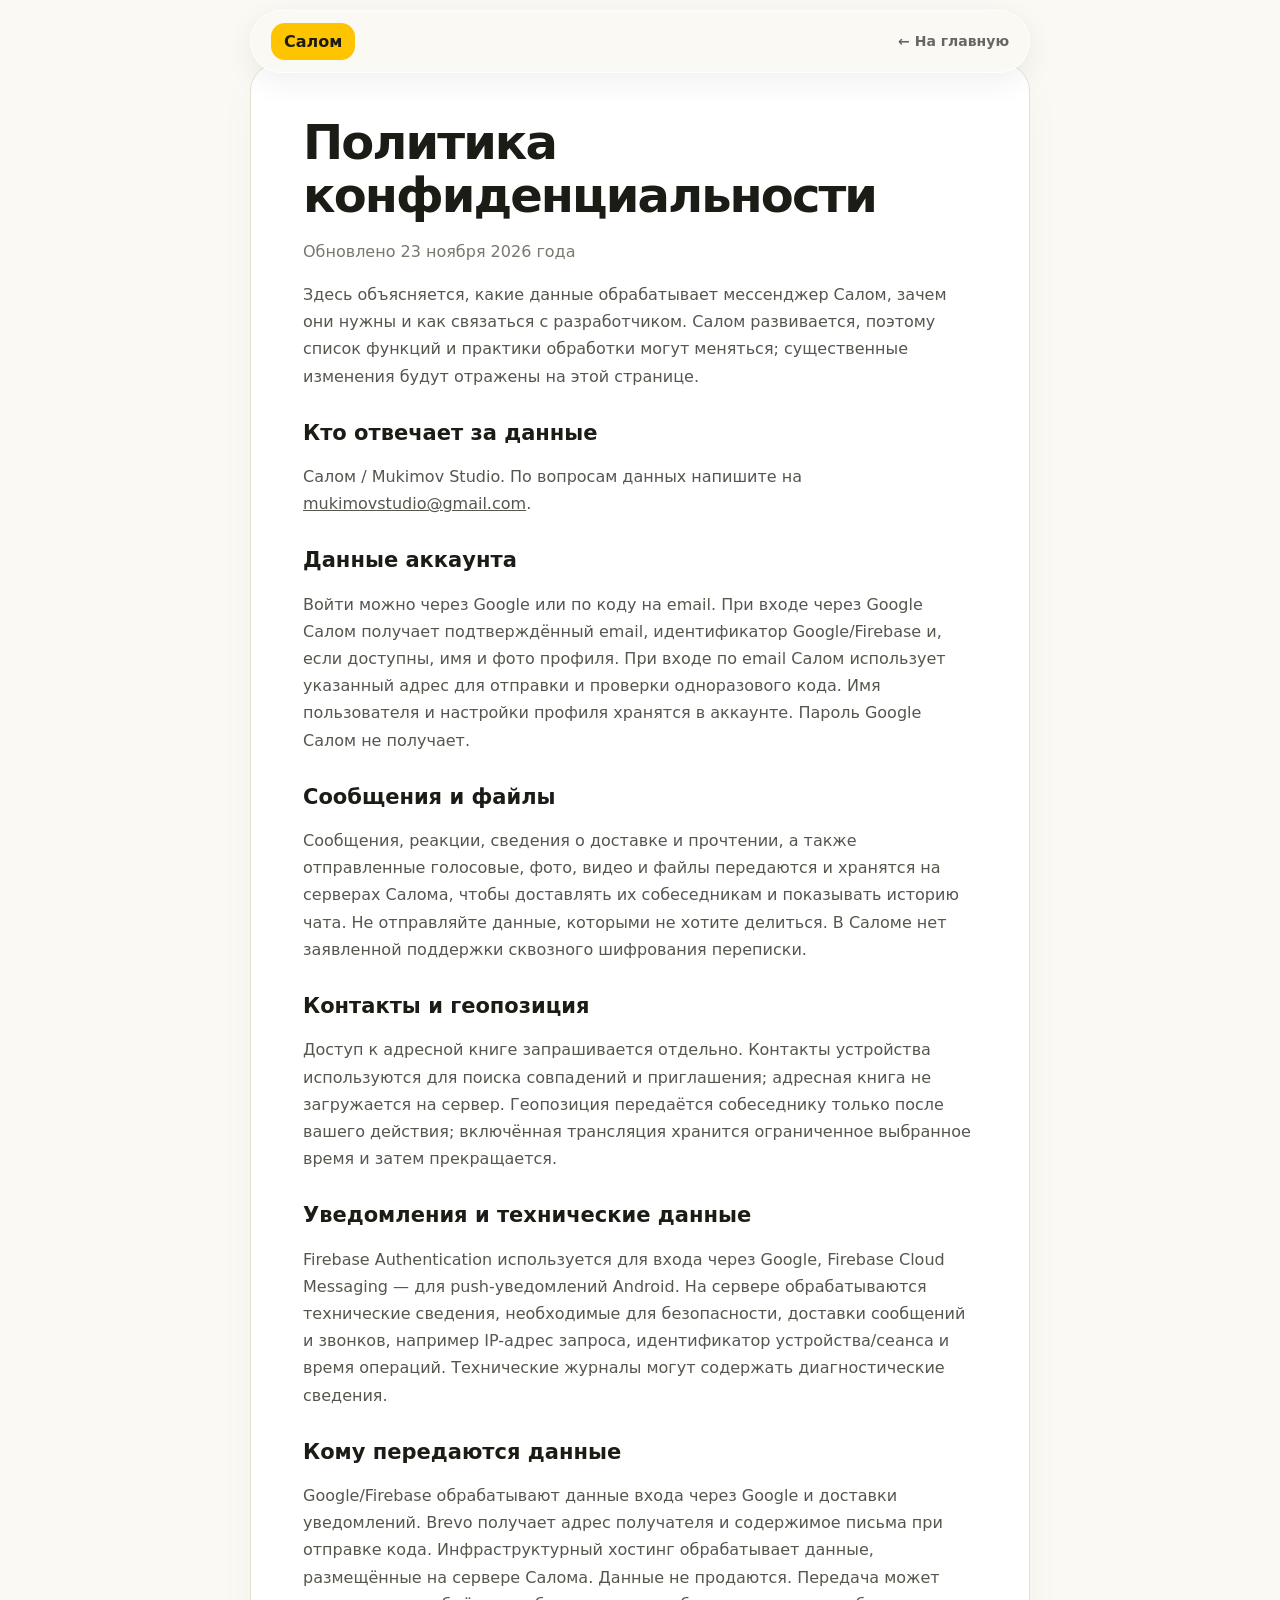
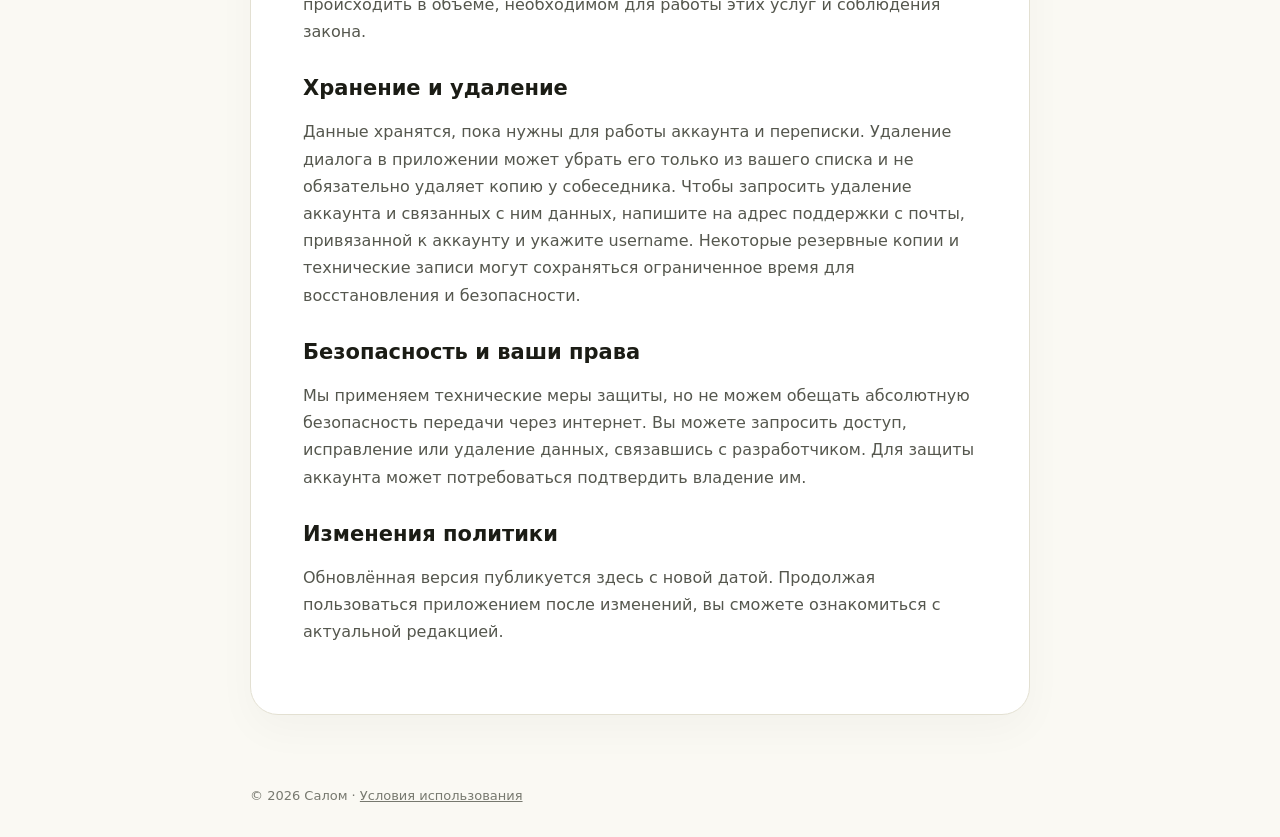
<file: download-page/legal/privacy/index.html>
<!doctype html><html lang="ru"><head><meta charset="utf-8"><meta name="viewport" content="width=device-width,initial-scale=1"><meta name="theme-color" content="#ffc400"><title>Политика конфиденциальности — Салом</title><style>*{box-sizing:border-box}body{margin:0;background:#fafaf5;color:#23241e;font:16px/1.7 system-ui,-apple-system,"Segoe UI",sans-serif}.wrap{width:min(780px,calc(100% - 36px));margin:auto}header{position:sticky;top:10px;margin:10px auto 38px;padding:12px 20px;border:1px solid #ffffffc9;border-radius:999px;background:#fafaf5c9;backdrop-filter:blur(18px);box-shadow:0 8px 30px #23241e12;display:flex;justify-content:space-between;align-items:center}a{color:inherit}header a{text-decoration:none;font-weight:700}.back{font-size:14px;color:#666}.card{background:white;border:1px solid #e8e8df;border-radius:28px;padding:clamp(24px,6vw,52px);margin-bottom:50px}h1{font-size:clamp(32px,8vw,48px);line-height:1.1;letter-spacing:-.04em;margin:0 0 8px}h2{font-size:21px;line-height:1.3;margin:30px 0 8px}p,li{color:#55574e}small,.date{color:#77796f}footer{padding:20px 0 38px;color:#77796f;font-size:13px}body{background:#faf9f3;color:#1b1c15}.card{border-color:#e3e0d2;box-shadow:0 16px 40px #25221408;animation:enter .55s ease-out both}header{z-index:2;gap:12px;background:#faf9f3e8}header>a:first-child{background:#ffc400;padding:5px 13px;border-radius:14px}h2{color:#1b1c15}footer{padding-bottom:30px}a:focus-visible{outline:3px solid #ad7900;outline-offset:4px}@keyframes enter{from{opacity:0;transform:translateY(12px)}}@media(prefers-reduced-motion:reduce){.card{animation:none}}h1{font-size:clamp(26px,7vw,48px);hyphens:auto;overflow-wrap:anywhere}.card a{overflow-wrap:anywhere}::selection{background:#ffc000;color:#201c14}</style></head><body><header class="wrap"><a href="/">Салом</a><a class="back" href="/">← На главную</a></header><main class="wrap card"><h1>Политика конфиденциальности</h1><p class="date">Обновлено 23 ноября 2026 года</p><p>Здесь объясняется, какие данные обрабатывает мессенджер Салом, зачем они нужны и как связаться с разработчиком. Салом развивается, поэтому список функций и практики обработки могут меняться; существенные изменения будут отражены на этой странице.</p><h2>Кто отвечает за данные</h2><p>Салом / Mukimov Studio. По вопросам данных напишите на <a href="mailto:mukimovstudio@gmail.com">mukimovstudio@gmail.com</a>.</p><h2>Данные аккаунта</h2><p>Войти можно через Google или по коду на email. При входе через Google Салом получает подтверждённый email, идентификатор Google/Firebase и, если доступны, имя и фото профиля. При входе по email Салом использует указанный адрес для отправки и проверки одноразового кода. Имя пользователя и настройки профиля хранятся в аккаунте. Пароль Google Салом не получает.</p><h2>Сообщения и файлы</h2><p>Сообщения, реакции, сведения о доставке и прочтении, а также отправленные голосовые, фото, видео и файлы передаются и хранятся на серверах Салома, чтобы доставлять их собеседникам и показывать историю чата. Не отправляйте данные, которыми не хотите делиться. В Саломе нет заявленной поддержки сквозного шифрования переписки.</p><h2>Контакты и геопозиция</h2><p>Доступ к адресной книге запрашивается отдельно. Контакты устройства используются для поиска совпадений и приглашения; адресная книга не загружается на сервер. Геопозиция передаётся собеседнику только после вашего действия; включённая трансляция хранится ограниченное выбранное время и затем прекращается.</p><h2>Уведомления и технические данные</h2><p>Firebase Authentication используется для входа через Google, Firebase Cloud Messaging — для push-уведомлений Android. На сервере обрабатываются технические сведения, необходимые для безопасности, доставки сообщений и звонков, например IP-адрес запроса, идентификатор устройства/сеанса и время операций. Технические журналы могут содержать диагностические сведения.</p><h2>Кому передаются данные</h2><p>Google/Firebase обрабатывают данные входа через Google и доставки уведомлений. Brevo получает адрес получателя и содержимое письма при отправке кода. Инфраструктурный хостинг обрабатывает данные, размещённые на сервере Салома. Данные не продаются. Передача может происходить в объёме, необходимом для работы этих услуг и соблюдения закона.</p><h2>Хранение и удаление</h2><p>Данные хранятся, пока нужны для работы аккаунта и переписки. Удаление диалога в приложении может убрать его только из вашего списка и не обязательно удаляет копию у собеседника. Чтобы запросить удаление аккаунта и связанных с ним данных, напишите на адрес поддержки с почты, привязанной к аккаунту и укажите username. Некоторые резервные копии и технические записи могут сохраняться ограниченное время для восстановления и безопасности.</p><h2>Безопасность и ваши права</h2><p>Мы применяем технические меры защиты, но не можем обещать абсолютную безопасность передачи через интернет. Вы можете запросить доступ, исправление или удаление данных, связавшись с разработчиком. Для защиты аккаунта может потребоваться подтвердить владение им.</p><h2>Изменения политики</h2><p>Обновлённая версия публикуется здесь с новой датой. Продолжая пользоваться приложением после изменений, вы сможете ознакомиться с актуальной редакцией.</p></main><footer class="wrap">© 2026 Салом · <a href="/terms">Условия использования</a></footer></body></html>
</file>
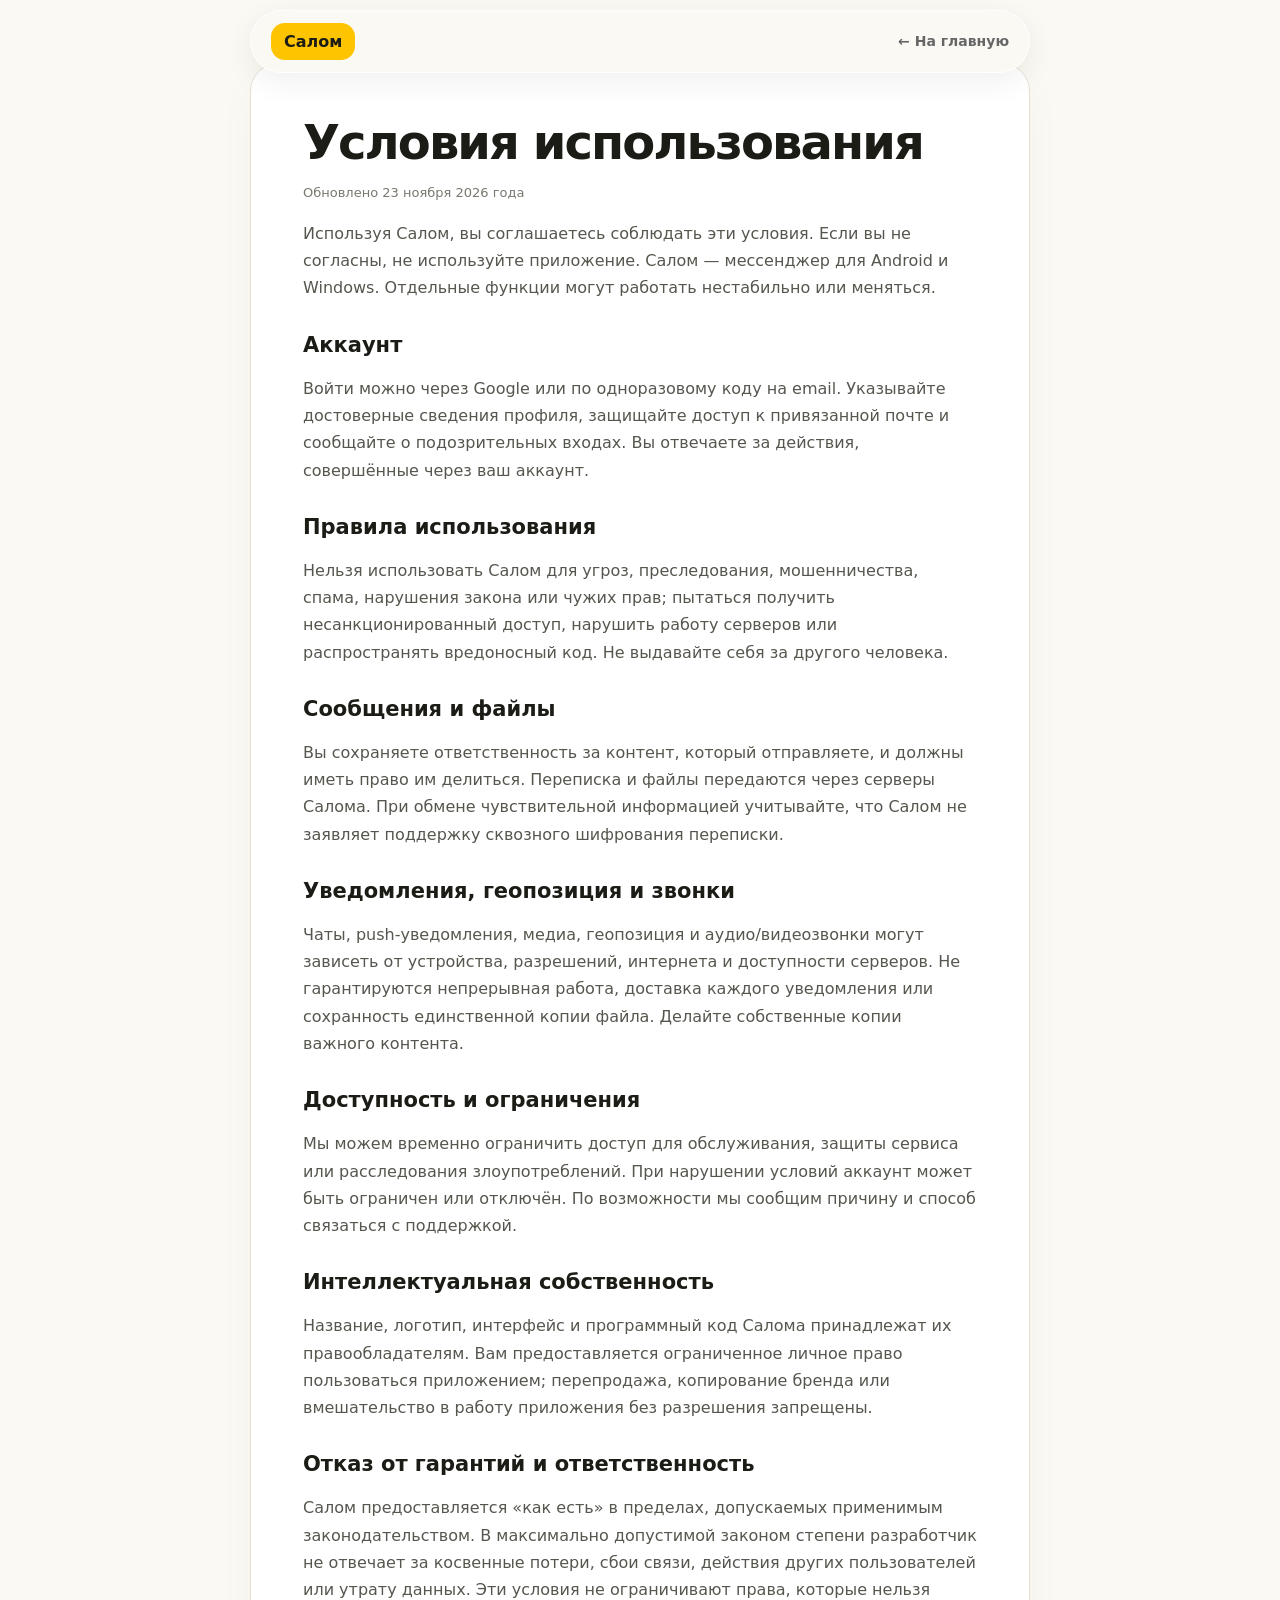
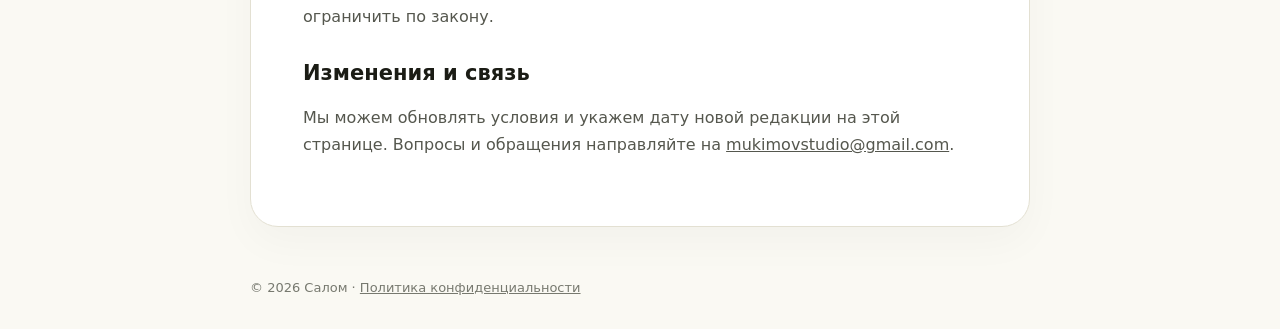
<file: download-page/legal/terms/index.html>
<!doctype html><html lang="ru"><head><meta charset="utf-8"><meta name="viewport" content="width=device-width,initial-scale=1"><meta name="theme-color" content="#ffc400"><title>Условия использования — Салом</title><style>*{box-sizing:border-box}body{margin:0;background:#fafaf5;color:#23241e;font:16px/1.7 system-ui,-apple-system,"Segoe UI",sans-serif}.wrap{width:min(780px,calc(100% - 36px));margin:auto}header{position:sticky;top:10px;margin:10px auto 38px;padding:12px 20px;border:1px solid #ffffffc9;border-radius:999px;background:#fafaf5c9;backdrop-filter:blur(18px);box-shadow:0 8px 30px #23241e12;display:flex;justify-content:space-between;align-items:center}a{color:inherit}header a{text-decoration:none;font-weight:700}.back{font-size:14px;color:#666}.card{background:white;border:1px solid #e8e8df;border-radius:28px;padding:clamp(24px,6vw,52px);margin-bottom:50px}h1{font-size:clamp(32px,8vw,48px);line-height:1.1;letter-spacing:-.04em;margin:0 0 8px}h2{font-size:21px;line-height:1.3;margin:30px 0 8px}p,li{color:#55574e}.date,footer{color:#77796f;font-size:13px}body{background:#faf9f3;color:#1b1c15}.card{border-color:#e3e0d2;box-shadow:0 16px 40px #25221408;animation:enter .55s ease-out both}header{z-index:2;gap:12px;background:#faf9f3e8}header>a:first-child{background:#ffc400;padding:5px 13px;border-radius:14px}h2{color:#1b1c15}footer{padding-bottom:30px}a:focus-visible{outline:3px solid #ad7900;outline-offset:4px}@keyframes enter{from{opacity:0;transform:translateY(12px)}}@media(prefers-reduced-motion:reduce){.card{animation:none}}h1{font-size:clamp(26px,7vw,48px);hyphens:auto;overflow-wrap:anywhere}.card a{overflow-wrap:anywhere}::selection{background:#ffc000;color:#201c14}</style></head><body><header class="wrap"><a href="/">Салом</a><a class="back" href="/">← На главную</a></header><main class="wrap card"><h1>Условия использования</h1><p class="date">Обновлено 23 ноября 2026 года</p><p>Используя Салом, вы соглашаетесь соблюдать эти условия. Если вы не согласны, не используйте приложение. Салом — мессенджер для Android и Windows. Отдельные функции могут работать нестабильно или меняться.</p><h2>Аккаунт</h2><p>Войти можно через Google или по одноразовому коду на email. Указывайте достоверные сведения профиля, защищайте доступ к привязанной почте и сообщайте о подозрительных входах. Вы отвечаете за действия, совершённые через ваш аккаунт.</p><h2>Правила использования</h2><p>Нельзя использовать Салом для угроз, преследования, мошенничества, спама, нарушения закона или чужих прав; пытаться получить несанкционированный доступ, нарушить работу серверов или распространять вредоносный код. Не выдавайте себя за другого человека.</p><h2>Сообщения и файлы</h2><p>Вы сохраняете ответственность за контент, который отправляете, и должны иметь право им делиться. Переписка и файлы передаются через серверы Салома. При обмене чувствительной информацией учитывайте, что Салом не заявляет поддержку сквозного шифрования переписки.</p><h2>Уведомления, геопозиция и звонки</h2><p>Чаты, push-уведомления, медиа, геопозиция и аудио/видеозвонки могут зависеть от устройства, разрешений, интернета и доступности серверов. Не гарантируются непрерывная работа, доставка каждого уведомления или сохранность единственной копии файла. Делайте собственные копии важного контента.</p><h2>Доступность и ограничения</h2><p>Мы можем временно ограничить доступ для обслуживания, защиты сервиса или расследования злоупотреблений. При нарушении условий аккаунт может быть ограничен или отключён. По возможности мы сообщим причину и способ связаться с поддержкой.</p><h2>Интеллектуальная собственность</h2><p>Название, логотип, интерфейс и программный код Салома принадлежат их правообладателям. Вам предоставляется ограниченное личное право пользоваться приложением; перепродажа, копирование бренда или вмешательство в работу приложения без разрешения запрещены.</p><h2>Отказ от гарантий и ответственность</h2><p>Салом предоставляется «как есть» в пределах, допускаемых применимым законодательством. В максимально допустимой законом степени разработчик не отвечает за косвенные потери, сбои связи, действия других пользователей или утрату данных. Эти условия не ограничивают права, которые нельзя ограничить по закону.</p><h2>Изменения и связь</h2><p>Мы можем обновлять условия и укажем дату новой редакции на этой странице. Вопросы и обращения направляйте на <a href="mailto:mukimovstudio@gmail.com">mukimovstudio@gmail.com</a>.</p></main><footer class="wrap">© 2026 Салом · <a href="/privacy">Политика конфиденциальности</a></footer></body></html>
</file>
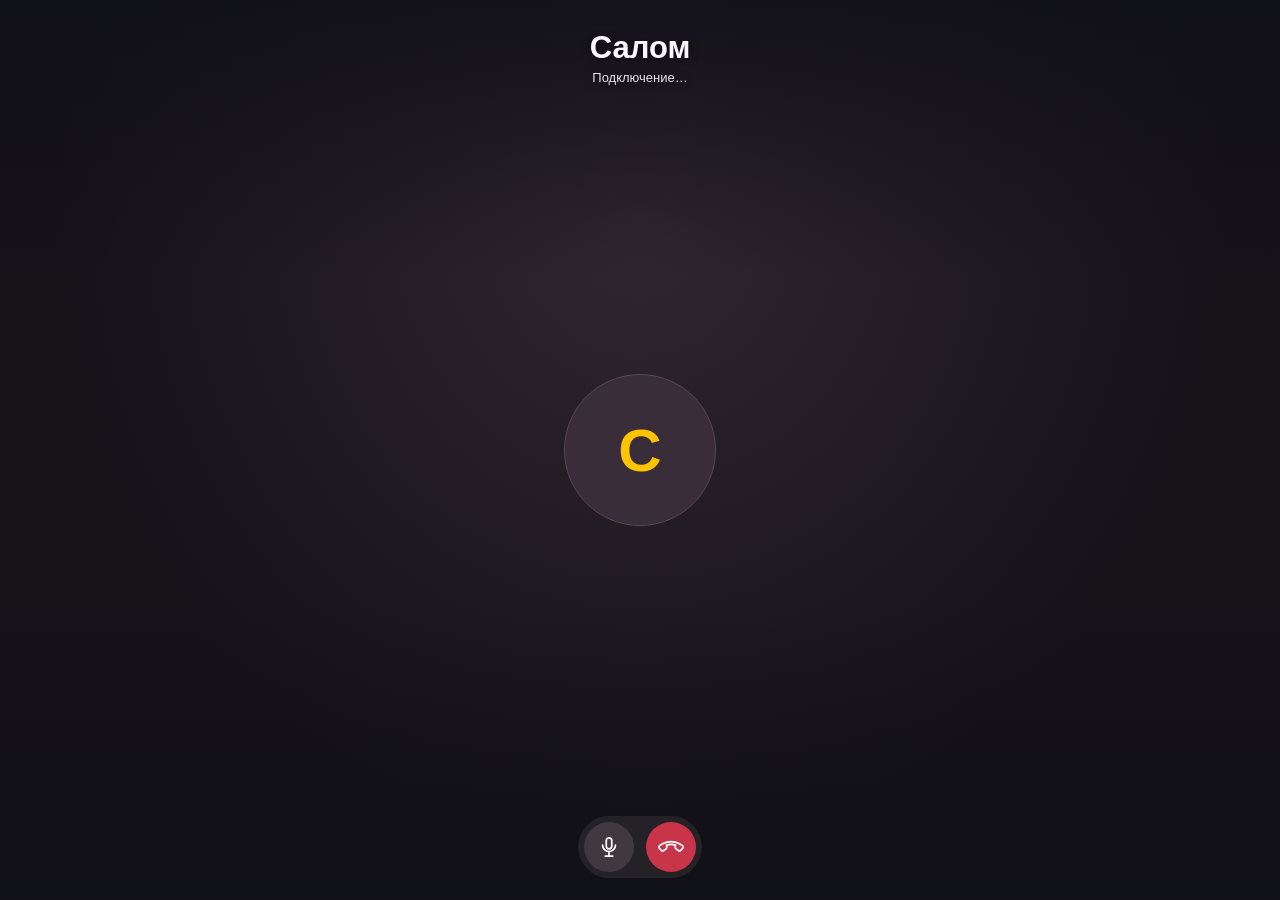
<file: windows/Salom.Desktop/CallWeb/call.html>
<!doctype html>
<html lang="ru"><meta charset="utf-8"><meta name="viewport" content="width=device-width,initial-scale=1">
<title>Звонок Салом</title>
<style>
:root{color-scheme:dark;font:16px "Segoe UI",Arial,sans-serif;background:#141217;color:#faf8fc}
*{box-sizing:border-box}
body{margin:0}
.stage{position:fixed;inset:0;overflow:hidden;isolation:isolate;background:radial-gradient(ellipse at 50% 25%,#302631,#151218 65%)}
.remote{position:absolute;inset:0;width:100%;height:100%;object-fit:cover}
.avatar{position:absolute;left:50%;top:50%;transform:translate(-50%,-50%);width:clamp(92px,28vmin,152px);aspect-ratio:1;display:grid;place-items:center;border-radius:50%;background:#392d3a;border:1px solid #584557;color:#ffc400;font-size:clamp(34px,12vmin,60px);font-weight:650;user-select:none}
.tap{position:absolute;inset:0;background:none;border:0;padding:0;color:inherit}
.tap:focus-visible{outline:2px solid #ffc400;outline-offset:-4px}
.shade{position:absolute;inset:0;background:linear-gradient(#101017d9,transparent 31%,transparent 67%,#101017e4);pointer-events:none}
header{position:absolute;top:0;left:0;right:0;text-align:center;padding:clamp(12px,4vh,30px) 18px 0;pointer-events:none;text-shadow:0 1px 8px #0009}
h1{margin:0;font-size:clamp(19px,5vmin,31px);white-space:nowrap;overflow:hidden;text-overflow:ellipsis}
time{display:block;margin-top:3px;color:#ffcc33;font-variant-numeric:tabular-nums}
.hint{margin:4px 0 0;color:#e8e3eb;font-size:13px}
.preview{position:absolute;top:0;left:0;width:clamp(76px,26vmin,155px);height:clamp(58px,25vh,160px);border:1px solid #ffffff69;border-radius:14px;overflow:hidden;background:#17151a;box-shadow:0 3px 14px #0007;cursor:grab;touch-action:none}
.preview.dragging{cursor:grabbing}
.local{width:100%;height:100%;display:block;object-fit:cover;transform:scaleX(-1);pointer-events:none}
.controls{position:absolute;bottom:clamp(10px,3vh,22px);left:50%;transform:translateX(-50%);display:flex;gap:clamp(6px,2vw,12px);padding:6px;border-radius:999px;background:#26232ae6}
.controls button{display:grid;place-items:center;border:none;border-radius:50%;width:clamp(40px,12vmin,50px);aspect-ratio:1;background:#403940;color:#fff;cursor:pointer}
.controls button:hover,.controls button:focus-visible{outline:2px solid #ffcd3a;outline-offset:1px}
.controls button svg{width:22px;height:22px;fill:none;stroke:currentColor;stroke-width:1.9;stroke-linecap:round;stroke-linejoin:round}
.controls .off{background:#ffc400;color:#19161a}
.controls .end{background:#c83448}
.controls .end svg{transform:rotate(135deg)}
.controls button:disabled{opacity:.55;cursor:default}
.quiet .shade,.quiet .controls,.quiet h1,.quiet time{display:none}
.quiet .hint:not(.important){display:none}
[hidden]{display:none!important}
</style>
<main class="stage" id="stage">
  <video class="remote" id="remote" autoplay playsinline muted hidden></video>
  <audio id="remote-audio" autoplay></audio>
  <div class="avatar" id="avatar" aria-hidden="true">С</div>
  <button type="button" class="tap" id="toggle-controls" aria-label="Скрыть управление" tabindex="-1" disabled></button>
  <div class="shade"></div>
  <header aria-live="polite"><h1 id="name">Салом</h1><time id="duration" hidden></time><p id="hint" class="hint">Подключение…</p></header>
  <div class="preview" id="preview" hidden><video class="local" id="local" autoplay playsinline muted aria-label="Своё видео"></video></div>
  <nav class="controls" aria-label="Управление звонком">
    <button id="mute" title="Микрофон" aria-label="Микрофон" aria-pressed="false"><svg viewBox="0 0 24 24"><rect x="9" y="2" width="6" height="12" rx="3"/><path d="M5 10a7 7 0 0 0 14 0M12 17v5M8 22h8"/></svg></button>
    <button id="camera" title="Камера" aria-label="Камера выключена" aria-pressed="false" hidden><svg viewBox="0 0 24 24"><rect x="2" y="5" width="15" height="14" rx="2"/><path d="m17 10 5-3v10l-5-3z"/></svg></button>
    <button id="speaker" title="Переключить устройство вывода" aria-label="Переключить устройство вывода" hidden><svg viewBox="0 0 24 24"><path d="M3 9h4l5-4v14l-5-4H3zM16 9a4 4 0 0 1 0 6m3-9a8 8 0 0 1 0 12"/></svg></button>
    <button id="switch-camera" title="Сменить камеру" aria-label="Сменить камеру" hidden><svg viewBox="0 0 24 24"><path d="M3 6h5l2-3h4l2 3h5v14H3zM8 13a4 4 0 0 1 7-3l2 2m0-3v3h-3m2 1a4 4 0 0 1-7 3l-2-2m0 3v-3h3"/></svg></button>
    <button id="end" class="end" title="Завершить" aria-label="Завершить"><svg viewBox="0 0 24 24"><path d="M22 16.9v3a2 2 0 0 1-2.2 2 19.8 19.8 0 0 1-8.6-3.1 19.5 19.5 0 0 1-6-6A19.8 19.8 0 0 1 2.1 4.2 2 2 0 0 1 4.1 2h3a2 2 0 0 1 2 1.7l.5 3a2 2 0 0 1-.6 1.8L7.1 10a16 16 0 0 0 6.9 6.9l1.5-1.9a2 2 0 0 1 1.8-.6l3 .5a2 2 0 0 1 1.7 2z"/></svg></button>
  </nav>
</main>
<script>
const $ = id => document.getElementById(id);
const send = message => window.chrome.webview.postMessage(message);
const audioConstraints = {echoCancellation: true, noiseSuppression: true, autoGainControl: true};
const videoConstraints = {width: {ideal: 1280}, height: {ideal: 720}, frameRate: {ideal: 30, max: 30}};
const remoteAudio = new MediaStream();
const remoteVideo = new MediaStream();
let pc, localStream, videoSender;
let started = false, stopped = false, caller = false, videoMode = false;
let offered = false, negotiatingOffer = false, wasConnected = false, connectionState = 'new';
let recoveryTimer, recoveryAttempts = 0, durationTimer, statsTimer, connectedAt = 0;
let lastRemoteSdp, lastLocalSdp;
let signaling = Promise.resolve();
const pending = [];
let cameras = [], outputs = [], cameraIndex = 0, outputIndex = 0;

function status(text, important = false) {
    $('hint').textContent = text;
    $('hint').classList?.toggle('important', important);
}

async function configureSender(sender, kind) {
    if (!sender?.getParameters) return;
    try {
        const params = sender.getParameters();
        if (!params.encodings?.length) return;
        if (kind === 'video') {
            params.degradationPreference = 'balanced';
            params.encodings[0].maxBitrate = 2_000_000;
            params.encodings[0].maxFramerate = 30;
        } else {
            params.encodings[0].priority = 'high';
        }
        await sender.setParameters(params);
    } catch (error) {
        console.warn('SALOM: RTP parameters unavailable', error.name);
    }
}

async function salomStart(iceJson, isCaller, video, peerName = 'Салом') {
    if (started) return;
    started = true;
    caller = isCaller;
    videoMode = video;
    $('name').textContent = peerName;
    $('avatar').textContent = peerName.trim().slice(0, 1).toUpperCase() || 'С';
    $('camera').hidden = !video;
    $('local').hidden = $('preview').hidden = $('remote').hidden = true;
    status(video ? 'Подключаем микрофон и камеру…' : 'Подключаем микрофон…');
    try {
        pc = new RTCPeerConnection({iceServers: JSON.parse(iceJson)});
        pc.onicecandidate = ({candidate}) => {
            if (candidate && !stopped) send({
                type: 'signal', kind: 'ice', payload: {
                    sdp_mid: candidate.sdpMid, sdp_mline_index: candidate.sdpMLineIndex, candidate: candidate.candidate
                }
            });
        };
        $('remote-audio').srcObject = remoteAudio;
        $('remote').srcObject = remoteVideo;
        pc.ontrack = ({track}) => {
            if (track.kind === 'audio') {
                remoteAudio.addTrack(track);
                $('remote-audio').play?.().catch(() => {});
            } else if (video && track.kind === 'video') {
                remoteVideo.addTrack(track);
                const showVideo = visible => { $('remote').hidden = !visible; $('avatar').hidden = visible; };
                track.onunmute = () => showVideo(true);
                track.onmute = track.onended = () => showVideo(false);
                showVideo(!track.muted);
            }
        };
        pc.onconnectionstatechange = updateConnection;
        try {
            localStream = await navigator.mediaDevices.getUserMedia({audio: audioConstraints, video: video ? videoConstraints : false});
        } catch (problem) {
            if (!video || stopped) throw problem;
            localStream = await navigator.mediaDevices.getUserMedia({audio: audioConstraints, video: false});
        }
        if (stopped) { localStream.getTracks().forEach(track => track.stop()); return; }
        const hasVideo = localStream.getVideoTracks().length > 0;
        $('camera').hidden = !hasVideo;
        $('local').hidden = $('preview').hidden = !hasVideo;
        if (hasVideo) $('local').srcObject = localStream;
        for (const track of localStream.getTracks()) {
            const sender = pc.addTrack(track, localStream);
            if (track.kind === 'video') videoSender = sender;
            await configureSender(sender, track.kind);
        }
        if (stopped) return;
        if (video && !hasVideo && caller) pc.addTransceiver('video', {direction: 'recvonly'});
        status(video && !hasVideo ? 'Камера недоступна' : caller ? 'Ожидание ответа…' : 'Подключение…');
        send({type: 'ready'});
        void refreshDevices();
        if (hasVideo) placePreview();
    } catch (error) {
        if (!stopped) send({type: 'error', value: error.name || 'MediaError'});
    }
}

function sendSdp(description) {
    if (!stopped && description) send({type: 'signal', kind: description.type,
        payload: {type: description.type, sdp: description.sdp}});
}

async function salomCreateOffer(restarting = false) {
    if (!pc || stopped || negotiatingOffer || (offered && !restarting)) return;
    offered = negotiatingOffer = true;
    try {
        const offer = await pc.createOffer(restarting ? {iceRestart: true} : undefined);
        if (stopped) return;
        await pc.setLocalDescription(offer);
        lastLocalSdp = offer;
        sendSdp(offer);
    } catch (error) {
        if (!stopped && !restarting) send({type: 'error', value: error.name});
    } finally {
        negotiatingOffer = false;
    }
}

async function addRemoteCandidate(ice) {
    if (stopped) return true;
    try {
        await pc.addIceCandidate(ice);
        return true;
    } catch (error) {
        if (!stopped) console.warn('SALOM: ICE candidate rejected', error.name);
        return false;
    }
}

function salomReceive(raw) {
    signaling = signaling.then(async () => {
        if (!pc || stopped) return;
        const {kind, payload} = JSON.parse(raw);
        if (kind === 'ice') {
            const ice = {sdpMid: payload.sdp_mid, sdpMLineIndex: payload.sdp_mline_index, candidate: payload.candidate};
            if ((!lastRemoteSdp || !await addRemoteCandidate(ice)) && pending.length < 128) pending.push(ice);
            return;
        }
        if ((caller ? kind !== 'answer' : kind !== 'offer') || !payload?.sdp) return;
        if (lastRemoteSdp === payload.sdp) {
            if (kind === 'offer' && wasConnected && lastLocalSdp?.type === 'answer') sendSdp(lastLocalSdp);
            return;
        }
        if (kind === 'answer' && pc.signalingState !== 'have-local-offer') return;
        await pc.setRemoteDescription(payload);
        lastRemoteSdp = payload.sdp;
        for (const ice of pending.splice(0)) await addRemoteCandidate(ice);
        if (kind === 'offer' && !stopped) {
            const answer = await pc.createAnswer();
            await pc.setLocalDescription(answer);
            lastLocalSdp = answer;
            sendSdp(answer);
        }
    }).catch(error => {
        if (!stopped && !wasConnected) send({type: 'error', value: error.name});
    });
}

function beginRecovery() {
    if (!caller || recoveryTimer || stopped || recoveryAttempts >= 3) return;
    recoveryTimer = setTimeout(async () => {
        recoveryTimer = undefined;
        if (stopped || connectionState === 'connected') return;
        recoveryAttempts++;
        if (pc.signalingState === 'stable') await salomCreateOffer(true);
        else if (pc.signalingState === 'have-local-offer') sendSdp(lastLocalSdp);
        if (connectionState !== 'connected') beginRecovery();
    }, recoveryAttempts === 0 ? 2500 : 6000);
}

function updateConnection() {
    if (stopped) return;
    const state = pc.connectionState;
    connectionState = state;
    if (state === 'connected') {
        wasConnected = true;
        clearTimeout(recoveryTimer);
        recoveryTimer = undefined;
        recoveryAttempts = 0;
        status(videoMode ? 'Видеозвонок' : 'Аудиозвонок');
        if (!connectedAt) {
            connectedAt = performance.now() || 1;
            updateDuration();
            durationTimer = setInterval(updateDuration, 1000);
        }
        $('toggle-controls').disabled = !videoMode;
        $('toggle-controls').tabIndex = videoMode ? 0 : -1;
        clearTimeout(statsTimer);
        statsTimer = setTimeout(reportQuality, 2000);
    } else if (wasConnected && ['disconnected','failed','connecting'].includes(state)) {
        status('Восстанавливаем соединение…', true);
        send({type: 'state', value: 'reconnecting'});
        beginRecovery();
        return;
    } else if (state === 'connecting') status('Подключение…');
    send({type: 'state', value: state});
}

function updateDuration() {
    const seconds = Math.max(0, Math.floor((performance.now() - connectedAt) / 1000));
    $('duration').textContent = [Math.floor(seconds / 60), seconds % 60].map(part => String(part).padStart(2, '0')).join(':');
    $('duration').hidden = false;
}

async function reportQuality() {
    try {
        const stats = await pc.getStats();
        if (stopped) return;
        const transport = [...stats.values()].find(item => item.type === 'transport' && item.selectedCandidatePairId);
        const pair = stats.get(transport?.selectedCandidatePairId);
        const video = [...stats.values()].find(item => item.type === 'outbound-rtp' && item.kind === 'video');
        const codec = stats.get(video?.codecId)?.mimeType;
        const route = stats.get(pair?.localCandidateId)?.candidateType;
        send({type: 'quality', value: {
            codec: codec || null, route: route || null,
            rtt: Math.round((pair?.currentRoundTripTime ?? 0) * 1000),
            width: video?.frameWidth ?? 0, height: video?.frameHeight ?? 0, fps: video?.framesPerSecond ?? 0
        }});
    } catch { /* Some WebView2 versions expose only part of the statistics. */ }
}

async function refreshDevices() {
    if (!navigator.mediaDevices.enumerateDevices || stopped) return;
    try {
        const devices = await navigator.mediaDevices.enumerateDevices();
        if (stopped) return;
        cameras = devices.filter(device => device.kind === 'videoinput' && device.deviceId);
        cameraIndex = Math.max(0, cameras.findIndex(device => device.deviceId === localStream.getVideoTracks()[0]?.getSettings().deviceId));
        outputs = devices.filter(device => device.kind === 'audiooutput' && device.deviceId && device.deviceId !== 'communications');
        $('speaker').hidden = outputs.length < 2 || !$('remote-audio').setSinkId;
        $('switch-camera').hidden = cameras.length < 2 || !videoSender;
    } catch { /* Device selection is optional; keep the current capture and output. */ }
}

let previewX = 1, previewY = 0, drag;
function previewBounds() {
    return [Math.max(0, $('stage').clientWidth - $('preview').offsetWidth - 24),
        Math.max(0, $('stage').clientHeight - $('preview').offsetHeight - 156)];
}
function placePreview() {
    const [x, y] = previewBounds();
    $('preview').style.transform = 'translate(' + (12 + x * previewX) + 'px,' + (80 + y * previewY) + 'px)';
}
$('preview').onpointerdown = event => {
    const preview = $('preview');
    preview.setPointerCapture(event.pointerId);
    preview.classList.add('dragging');
    drag = {x: event.clientX, y: event.clientY, previewX, previewY};
};
$('preview').onpointermove = event => {
    if (!drag) return;
    const [x, y] = previewBounds();
    if (x) previewX = Math.max(0, Math.min(1, drag.previewX + (event.clientX - drag.x) / x));
    if (y) previewY = Math.max(0, Math.min(1, drag.previewY + (event.clientY - drag.y) / y));
    placePreview();
};
$('preview').onpointerup = $('preview').onpointercancel = $('preview').onlostpointercapture = () => {
    drag = undefined;
    $('preview').classList.remove('dragging');
};
$('toggle-controls').onclick = () => {
    const hidden = $('stage').classList.toggle('quiet');
    $('toggle-controls').setAttribute('aria-label', hidden ? 'Показать управление' : 'Скрыть управление');
};
window.addEventListener('resize', () => { if (!$('preview').hidden) placePreview(); });
$('mute').onclick = () => {
    const track = localStream?.getAudioTracks()[0];
    if (!track) return;
    track.enabled = !track.enabled;
    $('mute').classList.toggle('off', !track.enabled);
    $('mute').setAttribute('aria-pressed', String(!track.enabled));
};
$('camera').onclick = () => {
    const track = localStream?.getVideoTracks()[0];
    if (!track) return;
    track.enabled = !track.enabled;
    $('preview').hidden = !track.enabled;
    $('switch-camera').hidden = !track.enabled || cameras.length < 2;
    $('camera').classList.toggle('off', !track.enabled);
    $('camera').setAttribute('aria-pressed', String(!track.enabled));
    if (track.enabled) placePreview();
};
$('switch-camera').onclick = async () => {
    if (stopped || !videoSender || cameras.length < 2 || $('switch-camera').disabled) return;
    $('switch-camera').disabled = true;
    let replacement;
    try {
        const next = (cameraIndex + 1) % cameras.length;
        const stream = await navigator.mediaDevices.getUserMedia({audio: false, video: {...videoConstraints, deviceId: {exact: cameras[next].deviceId}}});
        replacement = stream.getVideoTracks()[0];
        if (stopped) return;
        const old = localStream.getVideoTracks()[0];
        await videoSender.replaceTrack(replacement);
        if (stopped) return;
        localStream.removeTrack(old);
        localStream.addTrack(replacement);
        old.stop();
        cameraIndex = next;
        replacement = null;
    } catch {
        status('Не удалось переключить камеру', true);
    } finally {
        replacement?.stop();
        $('switch-camera').disabled = false;
    }
};
$('speaker').onclick = async () => {
    if (outputs.length < 2) return;
    try {
        const next = (outputIndex + 1) % outputs.length;
        await $('remote-audio').setSinkId(outputs[next].deviceId);
        outputIndex = next;
        $('speaker').title = outputs[next].label || 'Устройство вывода';
    } catch { status('Не удалось переключить звук', true); }
};

function salomStop() {
    if (stopped) return false;
    stopped = true;
    clearTimeout(recoveryTimer);
    clearTimeout(statsTimer);
    clearInterval(durationTimer);
    localStream?.getTracks().forEach(track => track.stop());
    pc?.close();
    $('local').srcObject = $('remote').srcObject = $('remote-audio').srcObject = null;
    return true;
}
$('end').onclick = () => { if (salomStop()) send({type: 'hangup'}); };
window.addEventListener('pagehide', salomStop);
</script></html>
</file>
